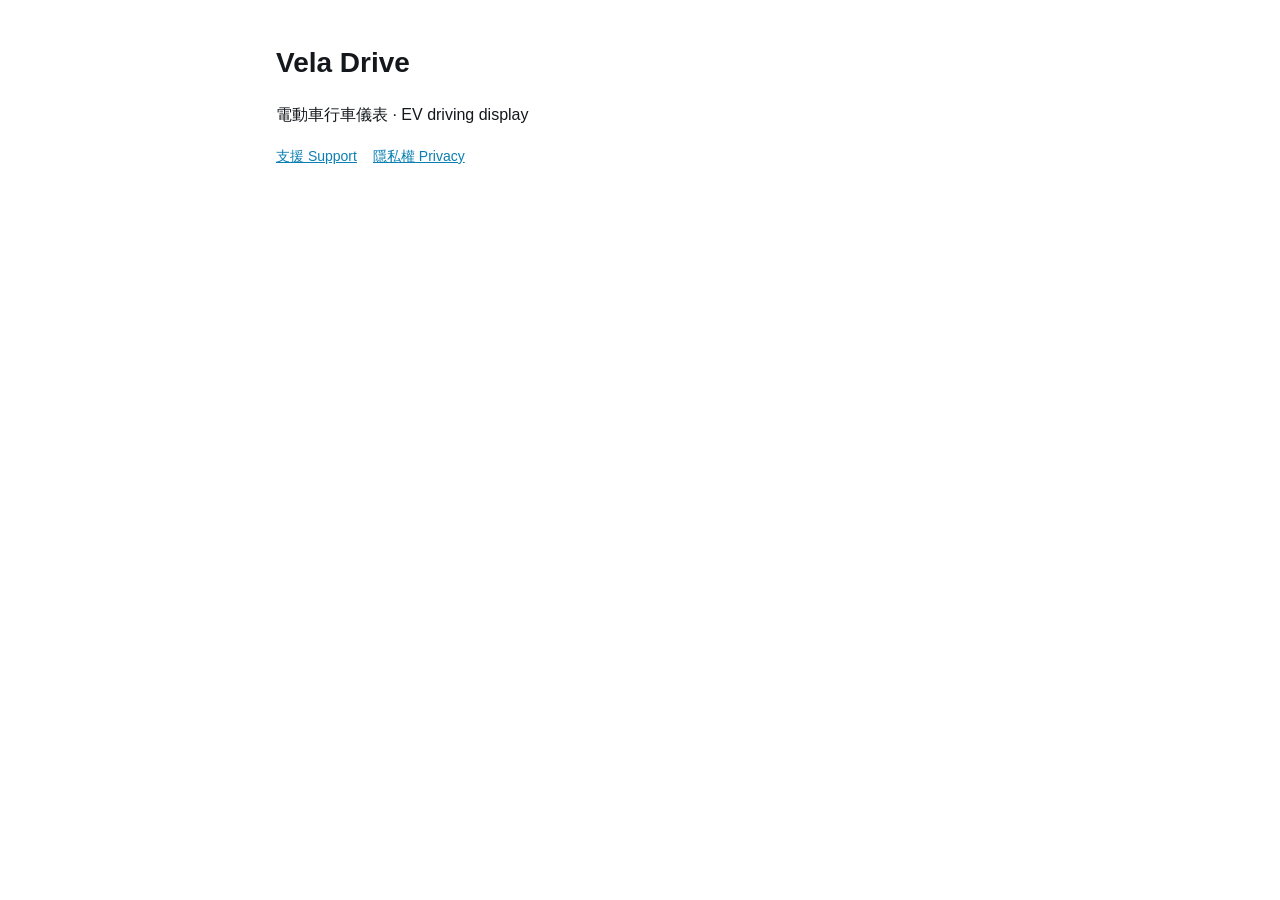
<file: docs/index.html>
<!doctype html><html lang="zh-Hant"><head><meta charset="utf-8"><meta name="viewport" content="width=device-width, initial-scale=1"><title>Vela Drive</title><link rel="stylesheet" href="style.css"></head>
<body><main><h1>Vela Drive</h1><p>電動車行車儀表 · EV driving display</p><nav><a href="support.html">支援 Support</a><a href="privacy.html">隱私權 Privacy</a></nav></main></body></html>
</file>
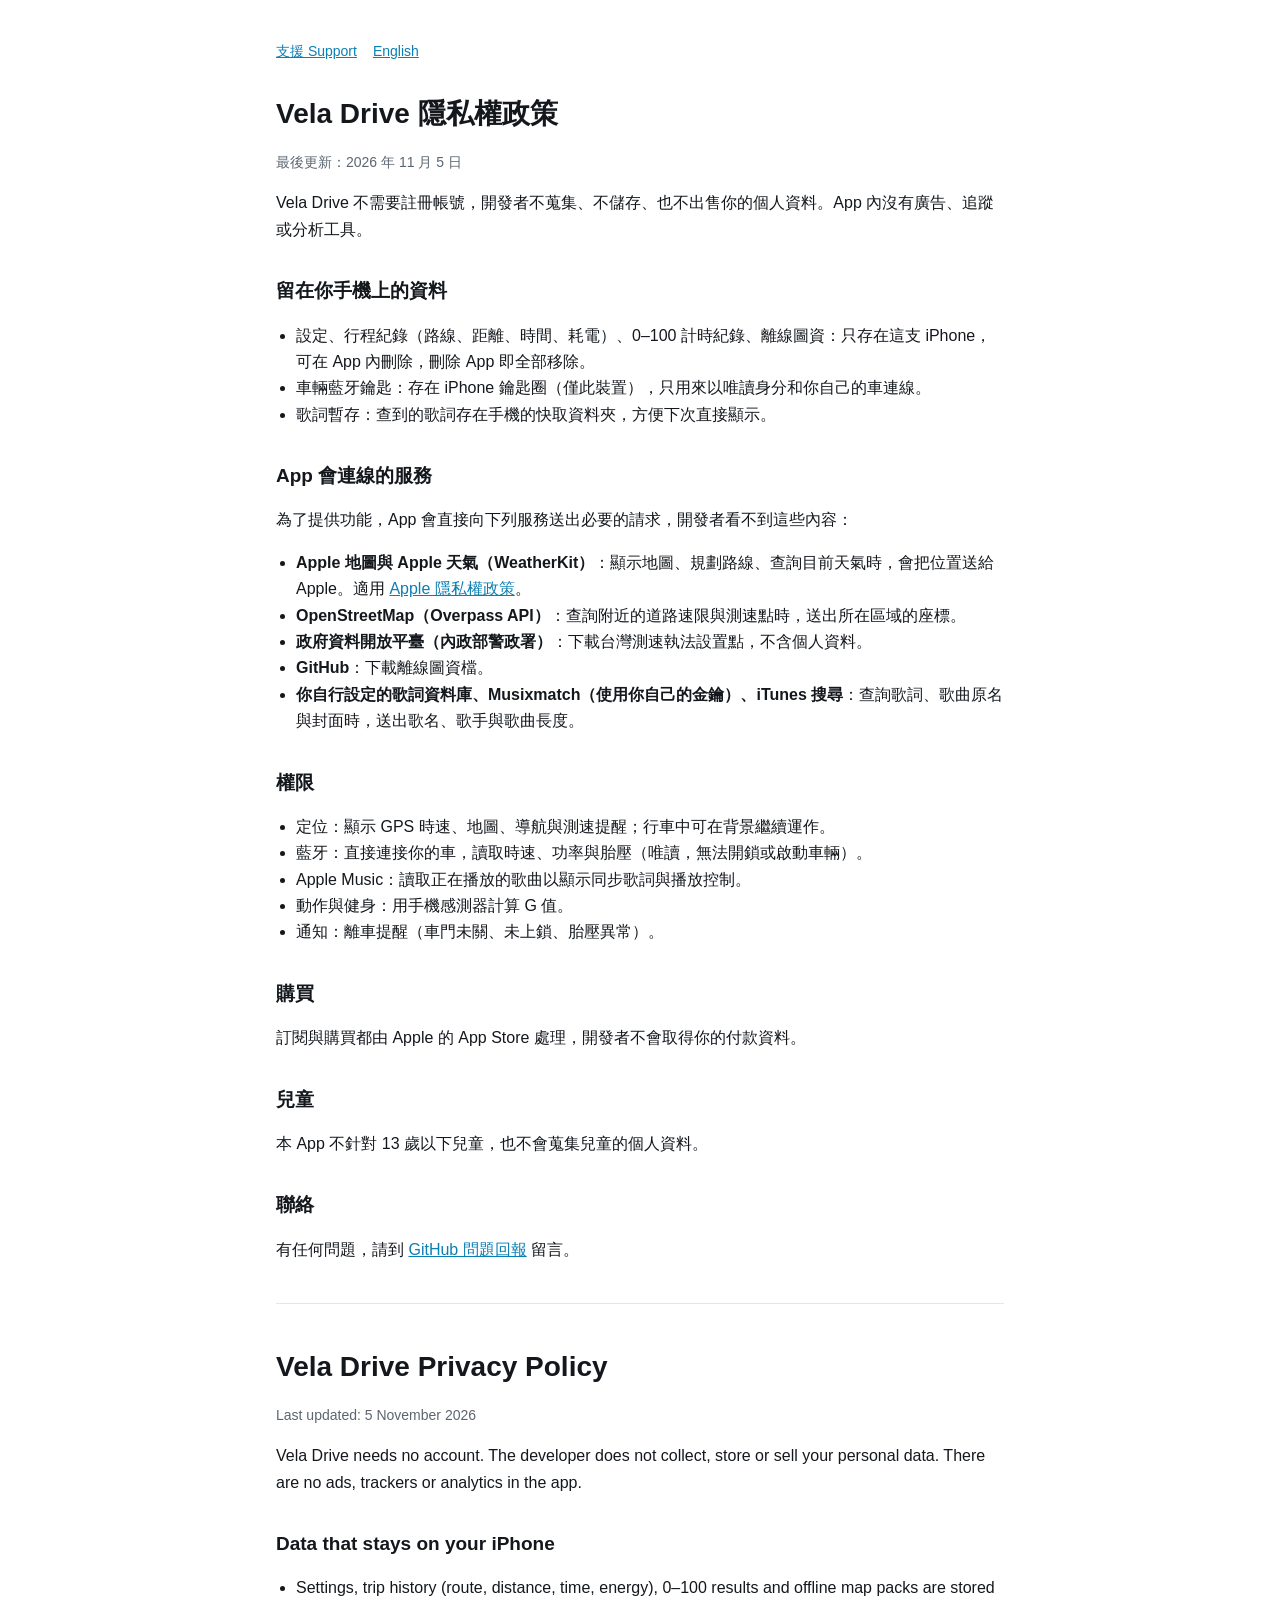
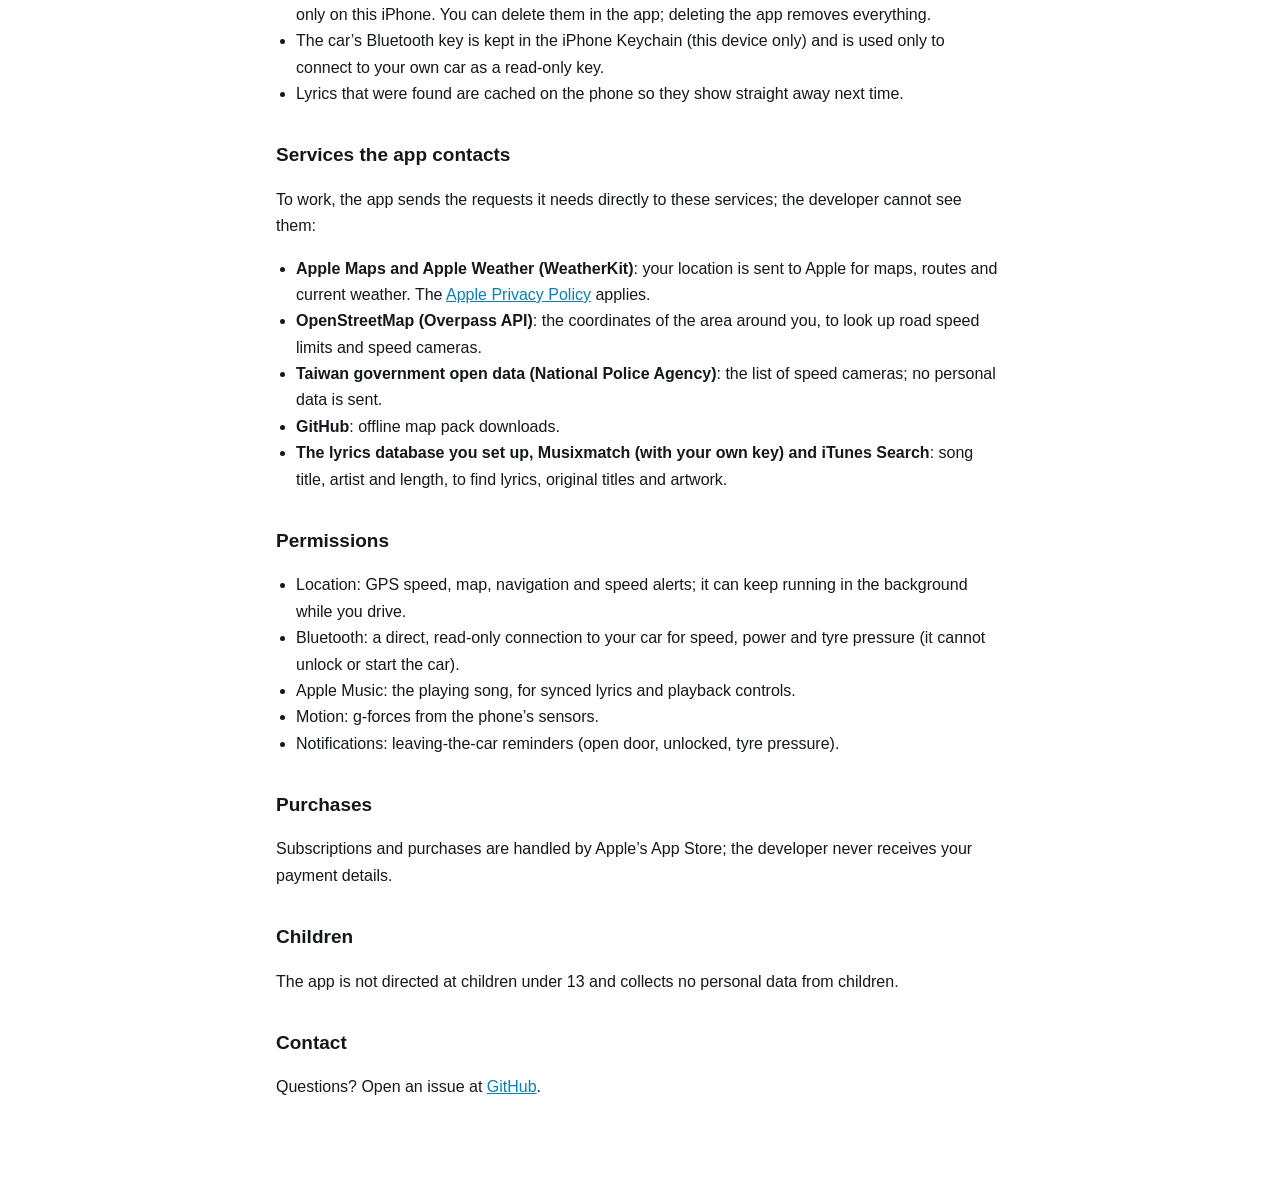
<file: docs/privacy.html>
<!doctype html>
<html lang="zh-Hant">
<head>
<meta charset="utf-8"><meta name="viewport" content="width=device-width, initial-scale=1">
<title>Vela Drive 隱私權政策</title><link rel="stylesheet" href="style.css">
</head>
<body><main>
<nav><a href="support.html">支援 Support</a><a href="#en">English</a></nav>
<h1>Vela Drive 隱私權政策</h1>
<p class="muted">最後更新：2026 年 11 月 5 日</p>

<p>Vela Drive 不需要註冊帳號，開發者不蒐集、不儲存、也不出售你的個人資料。App 內沒有廣告、追蹤或分析工具。</p>

<h2>留在你手機上的資料</h2>
<ul>
<li>設定、行程紀錄（路線、距離、時間、耗電）、0–100 計時紀錄、離線圖資：只存在這支 iPhone，可在 App 內刪除，刪除 App 即全部移除。</li>
<li>車輛藍牙鑰匙：存在 iPhone 鑰匙圈（僅此裝置），只用來以唯讀身分和你自己的車連線。</li>
<li>歌詞暫存：查到的歌詞存在手機的快取資料夾，方便下次直接顯示。</li>
</ul>

<h2>App 會連線的服務</h2>
<p>為了提供功能，App 會直接向下列服務送出必要的請求，開發者看不到這些內容：</p>
<ul>
<li><b>Apple 地圖與 Apple 天氣（WeatherKit）</b>：顯示地圖、規劃路線、查詢目前天氣時，會把位置送給 Apple。適用 <a href="https://www.apple.com/legal/privacy/">Apple 隱私權政策</a>。</li>
<li><b>OpenStreetMap（Overpass API）</b>：查詢附近的道路速限與測速點時，送出所在區域的座標。</li>
<li><b>政府資料開放平臺（內政部警政署）</b>：下載台灣測速執法設置點，不含個人資料。</li>
<li><b>GitHub</b>：下載離線圖資檔。</li>
<li><b>你自行設定的歌詞資料庫、Musixmatch（使用你自己的金鑰）、iTunes 搜尋</b>：查詢歌詞、歌曲原名與封面時，送出歌名、歌手與歌曲長度。</li>
</ul>

<h2>權限</h2>
<ul>
<li>定位：顯示 GPS 時速、地圖、導航與測速提醒；行車中可在背景繼續運作。</li>
<li>藍牙：直接連接你的車，讀取時速、功率與胎壓（唯讀，無法開鎖或啟動車輛）。</li>
<li>Apple Music：讀取正在播放的歌曲以顯示同步歌詞與播放控制。</li>
<li>動作與健身：用手機感測器計算 G 值。</li>
<li>通知：離車提醒（車門未關、未上鎖、胎壓異常）。</li>
</ul>

<h2>購買</h2>
<p>訂閱與購買都由 Apple 的 App Store 處理，開發者不會取得你的付款資料。</p>

<h2>兒童</h2>
<p>本 App 不針對 13 歲以下兒童，也不會蒐集兒童的個人資料。</p>

<h2>聯絡</h2>
<p>有任何問題，請到 <a href="https://github.com/z15981-Wesley/VelaDrive-data/issues">GitHub 問題回報</a> 留言。</p>

<hr>
<h1 id="en">Vela Drive Privacy Policy</h1>
<p class="muted">Last updated: 5 November 2026</p>
<p>Vela Drive needs no account. The developer does not collect, store or sell your personal data. There are no ads, trackers or analytics in the app.</p>
<h2>Data that stays on your iPhone</h2>
<ul>
<li>Settings, trip history (route, distance, time, energy), 0–100 results and offline map packs are stored only on this iPhone. You can delete them in the app; deleting the app removes everything.</li>
<li>The car’s Bluetooth key is kept in the iPhone Keychain (this device only) and is used only to connect to your own car as a read-only key.</li>
<li>Lyrics that were found are cached on the phone so they show straight away next time.</li>
</ul>
<h2>Services the app contacts</h2>
<p>To work, the app sends the requests it needs directly to these services; the developer cannot see them:</p>
<ul>
<li><b>Apple Maps and Apple Weather (WeatherKit)</b>: your location is sent to Apple for maps, routes and current weather. The <a href="https://www.apple.com/legal/privacy/">Apple Privacy Policy</a> applies.</li>
<li><b>OpenStreetMap (Overpass API)</b>: the coordinates of the area around you, to look up road speed limits and speed cameras.</li>
<li><b>Taiwan government open data (National Police Agency)</b>: the list of speed cameras; no personal data is sent.</li>
<li><b>GitHub</b>: offline map pack downloads.</li>
<li><b>The lyrics database you set up, Musixmatch (with your own key) and iTunes Search</b>: song title, artist and length, to find lyrics, original titles and artwork.</li>
</ul>
<h2>Permissions</h2>
<ul>
<li>Location: GPS speed, map, navigation and speed alerts; it can keep running in the background while you drive.</li>
<li>Bluetooth: a direct, read-only connection to your car for speed, power and tyre pressure (it cannot unlock or start the car).</li>
<li>Apple Music: the playing song, for synced lyrics and playback controls.</li>
<li>Motion: g-forces from the phone’s sensors.</li>
<li>Notifications: leaving-the-car reminders (open door, unlocked, tyre pressure).</li>
</ul>
<h2>Purchases</h2>
<p>Subscriptions and purchases are handled by Apple’s App Store; the developer never receives your payment details.</p>
<h2>Children</h2>
<p>The app is not directed at children under 13 and collects no personal data from children.</p>
<h2>Contact</h2>
<p>Questions? Open an issue at <a href="https://github.com/z15981-Wesley/VelaDrive-data/issues">GitHub</a>.</p>
</main></body></html>
</file>
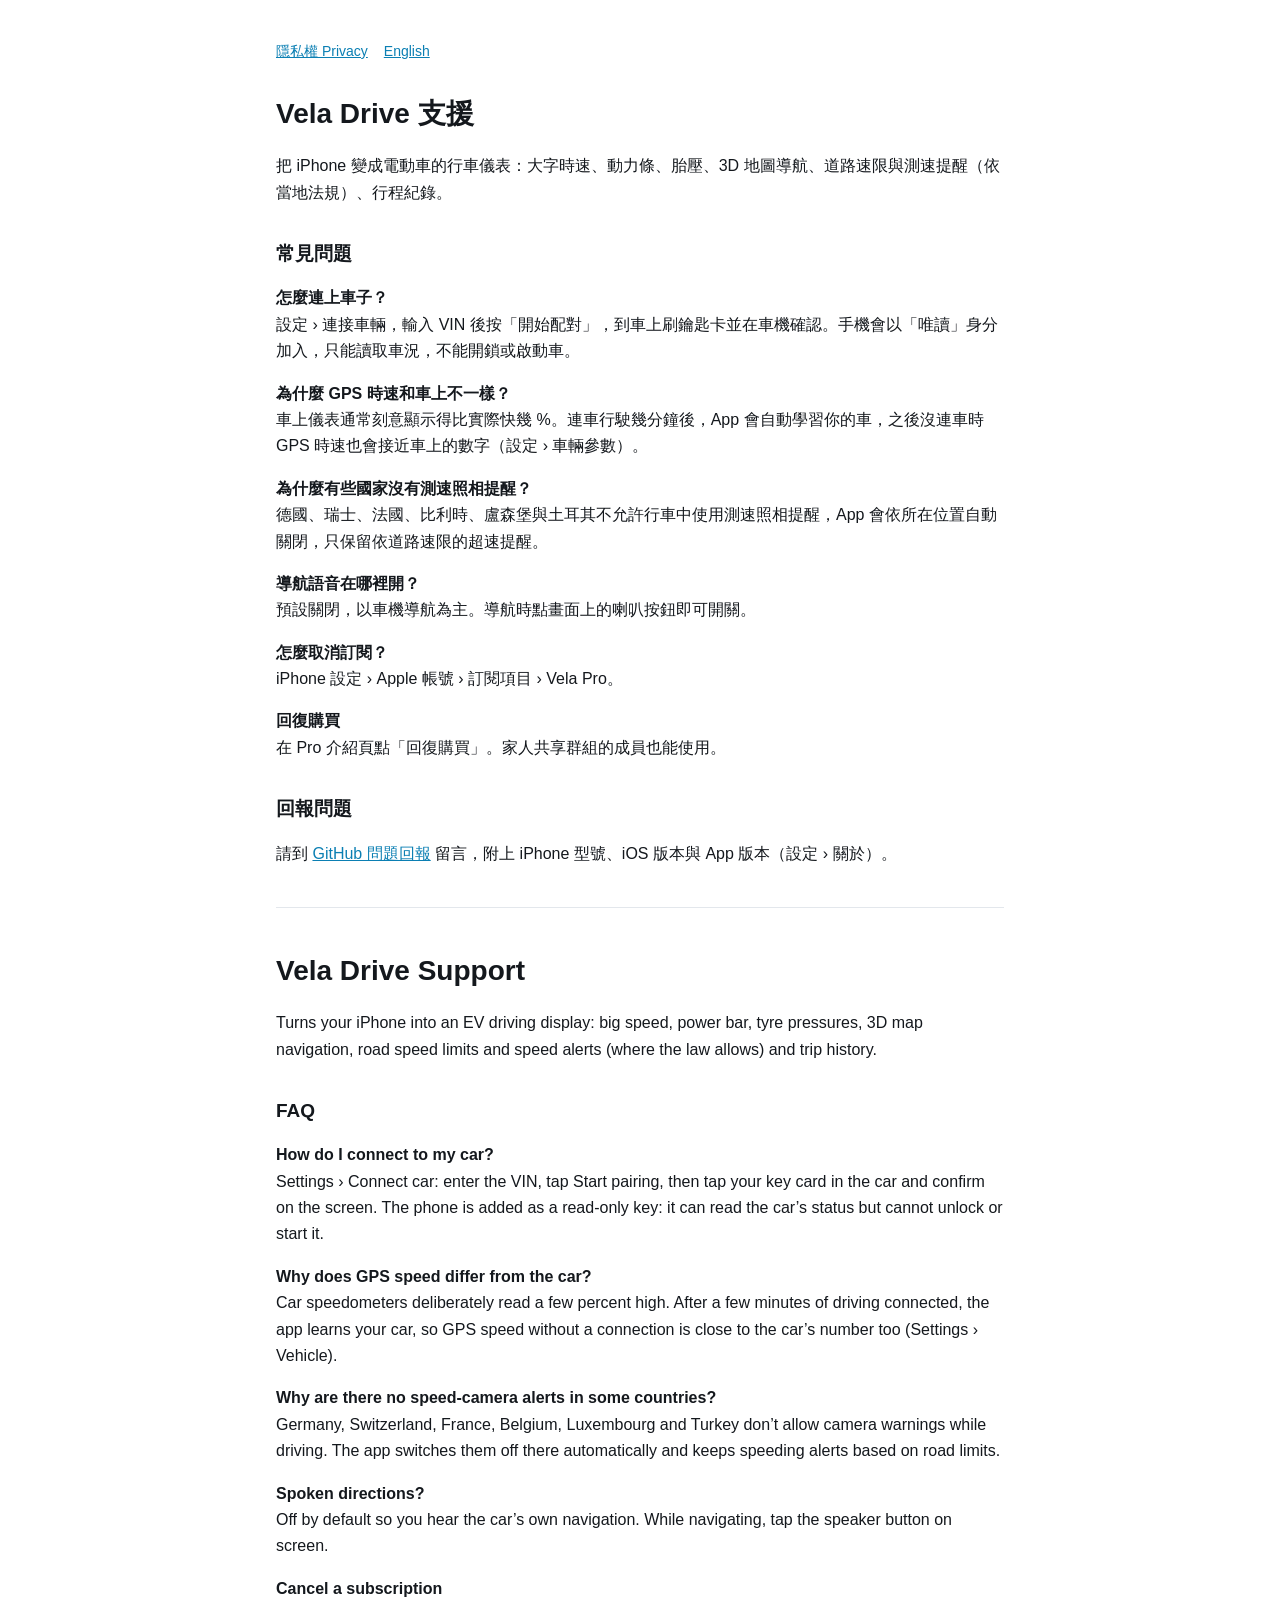
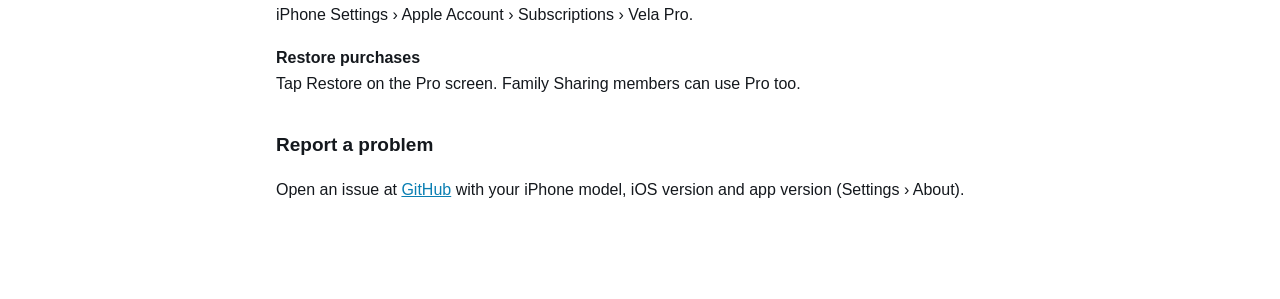
<file: docs/support.html>
<!doctype html>
<html lang="zh-Hant">
<head>
<meta charset="utf-8"><meta name="viewport" content="width=device-width, initial-scale=1">
<title>Vela Drive 支援</title><link rel="stylesheet" href="style.css">
</head>
<body><main>
<nav><a href="privacy.html">隱私權 Privacy</a><a href="#en">English</a></nav>
<h1>Vela Drive 支援</h1>
<p>把 iPhone 變成電動車的行車儀表：大字時速、動力條、胎壓、3D 地圖導航、道路速限與測速提醒（依當地法規）、行程紀錄。</p>

<h2>常見問題</h2>
<p><b>怎麼連上車子？</b><br>設定 › 連接車輛，輸入 VIN 後按「開始配對」，到車上刷鑰匙卡並在車機確認。手機會以「唯讀」身分加入，只能讀取車況，不能開鎖或啟動車。</p>
<p><b>為什麼 GPS 時速和車上不一樣？</b><br>車上儀表通常刻意顯示得比實際快幾 %。連車行駛幾分鐘後，App 會自動學習你的車，之後沒連車時 GPS 時速也會接近車上的數字（設定 › 車輛參數）。</p>
<p><b>為什麼有些國家沒有測速照相提醒？</b><br>德國、瑞士、法國、比利時、盧森堡與土耳其不允許行車中使用測速照相提醒，App 會依所在位置自動關閉，只保留依道路速限的超速提醒。</p>
<p><b>導航語音在哪裡開？</b><br>預設關閉，以車機導航為主。導航時點畫面上的喇叭按鈕即可開關。</p>
<p><b>怎麼取消訂閱？</b><br>iPhone 設定 › Apple 帳號 › 訂閱項目 › Vela Pro。</p>
<p><b>回復購買</b><br>在 Pro 介紹頁點「回復購買」。家人共享群組的成員也能使用。</p>

<h2>回報問題</h2>
<p>請到 <a href="https://github.com/z15981-Wesley/VelaDrive-data/issues">GitHub 問題回報</a> 留言，附上 iPhone 型號、iOS 版本與 App 版本（設定 › 關於）。</p>

<hr>
<h1 id="en">Vela Drive Support</h1>
<p>Turns your iPhone into an EV driving display: big speed, power bar, tyre pressures, 3D map navigation, road speed limits and speed alerts (where the law allows) and trip history.</p>
<h2>FAQ</h2>
<p><b>How do I connect to my car?</b><br>Settings › Connect car: enter the VIN, tap Start pairing, then tap your key card in the car and confirm on the screen. The phone is added as a read-only key: it can read the car’s status but cannot unlock or start it.</p>
<p><b>Why does GPS speed differ from the car?</b><br>Car speedometers deliberately read a few percent high. After a few minutes of driving connected, the app learns your car, so GPS speed without a connection is close to the car’s number too (Settings › Vehicle).</p>
<p><b>Why are there no speed-camera alerts in some countries?</b><br>Germany, Switzerland, France, Belgium, Luxembourg and Turkey don’t allow camera warnings while driving. The app switches them off there automatically and keeps speeding alerts based on road limits.</p>
<p><b>Spoken directions?</b><br>Off by default so you hear the car’s own navigation. While navigating, tap the speaker button on screen.</p>
<p><b>Cancel a subscription</b><br>iPhone Settings › Apple Account › Subscriptions › Vela Pro.</p>
<p><b>Restore purchases</b><br>Tap Restore on the Pro screen. Family Sharing members can use Pro too.</p>
<h2>Report a problem</h2>
<p>Open an issue at <a href="https://github.com/z15981-Wesley/VelaDrive-data/issues">GitHub</a> with your iPhone model, iOS version and app version (Settings › About).</p>
</main></body></html>
</file>
<file: docs/style.css>
:root{--bg:#0b0d10;--fg:#e9edf2;--muted:#9aa4b1;--line:#232a33;--accent:#4cc9f0}
@media (prefers-color-scheme: light){:root{--bg:#fff;--fg:#14181d;--muted:#5b6672;--line:#e3e7ec;--accent:#0b7fb3}}
*{box-sizing:border-box}body{margin:0;background:var(--bg);color:var(--fg);font:16px/1.65 -apple-system,BlinkMacSystemFont,"PingFang TC","Noto Sans TC",sans-serif}
main{max-width:760px;margin:0 auto;padding:40px 16px 80px}h1{font-size:28px;margin:0 0 4px}h2{font-size:19px;margin:32px 0 8px}
p,li{color:var(--fg)}.muted{color:var(--muted);font-size:14px}a{color:var(--accent)}hr{border:0;border-top:1px solid var(--line);margin:40px 0}
nav{display:flex;gap:16px;font-size:14px;margin-bottom:28px}ul{padding-left:20px}
</file>
